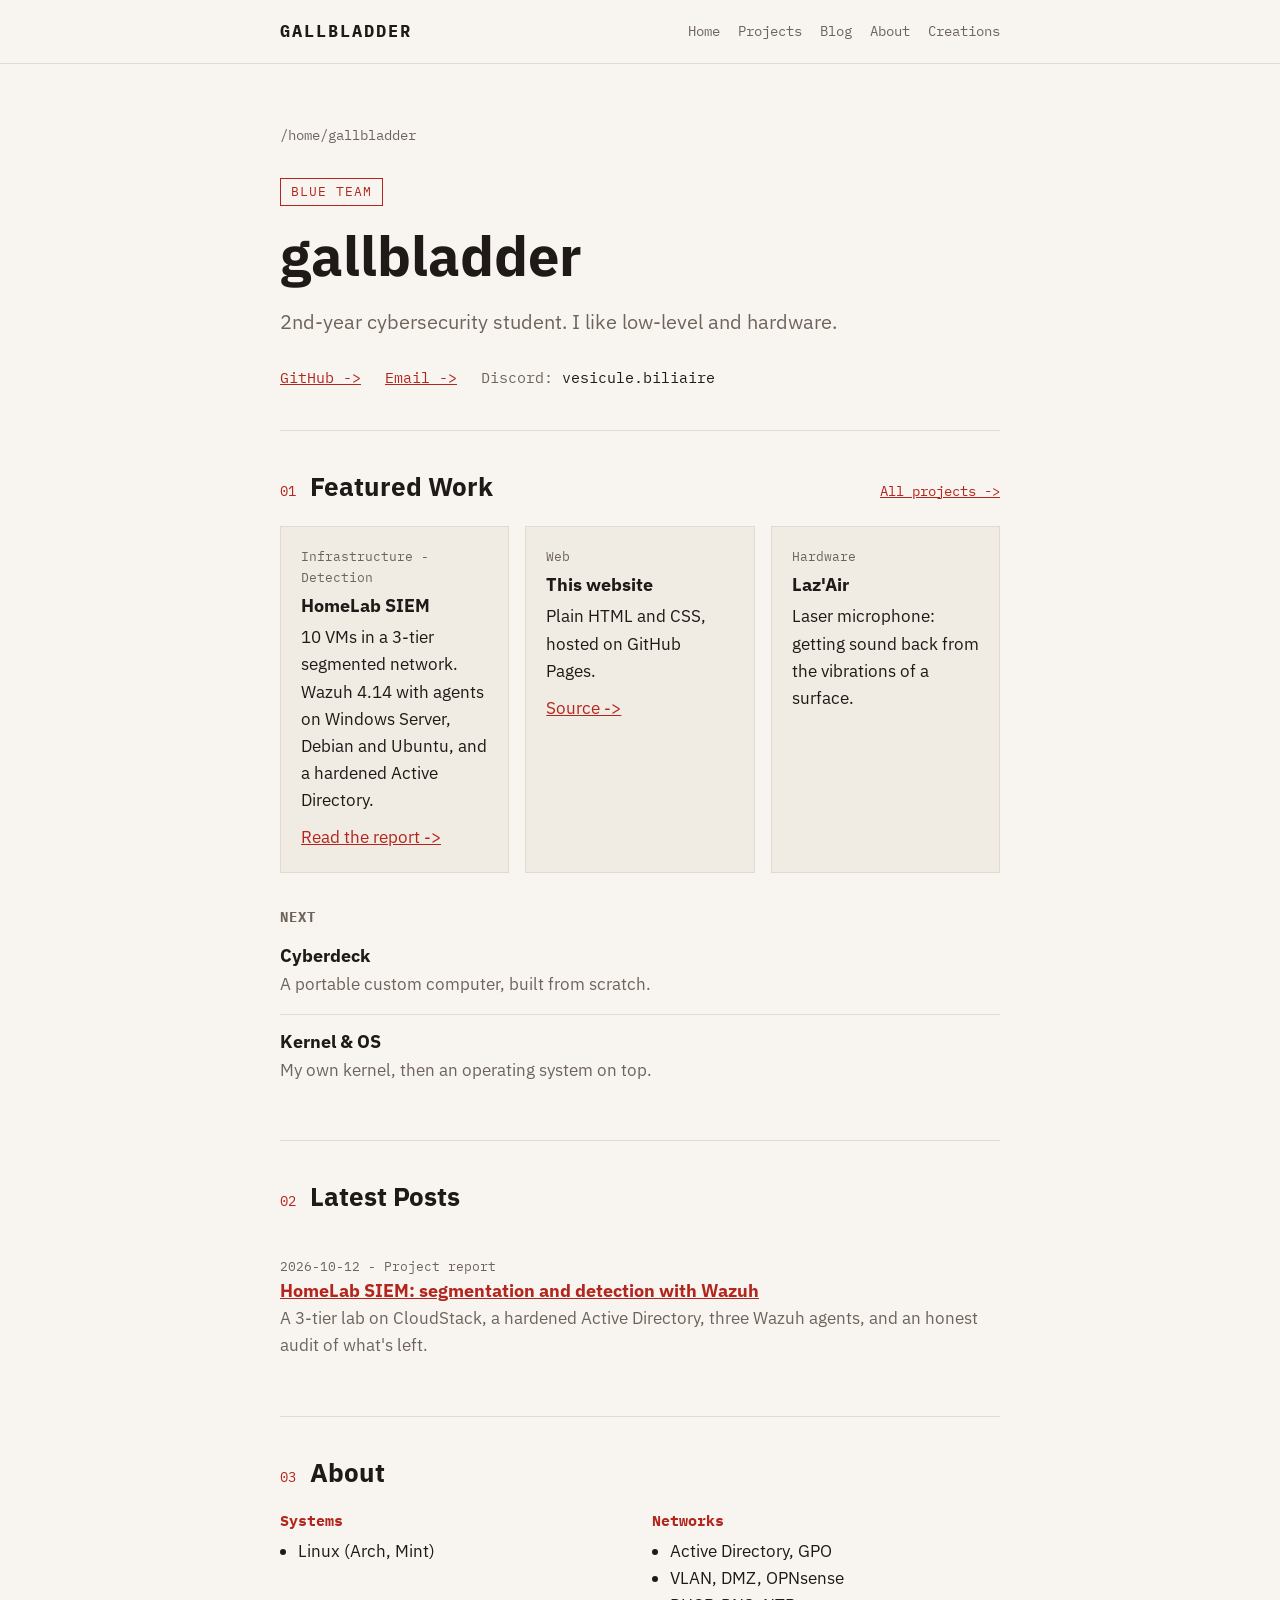
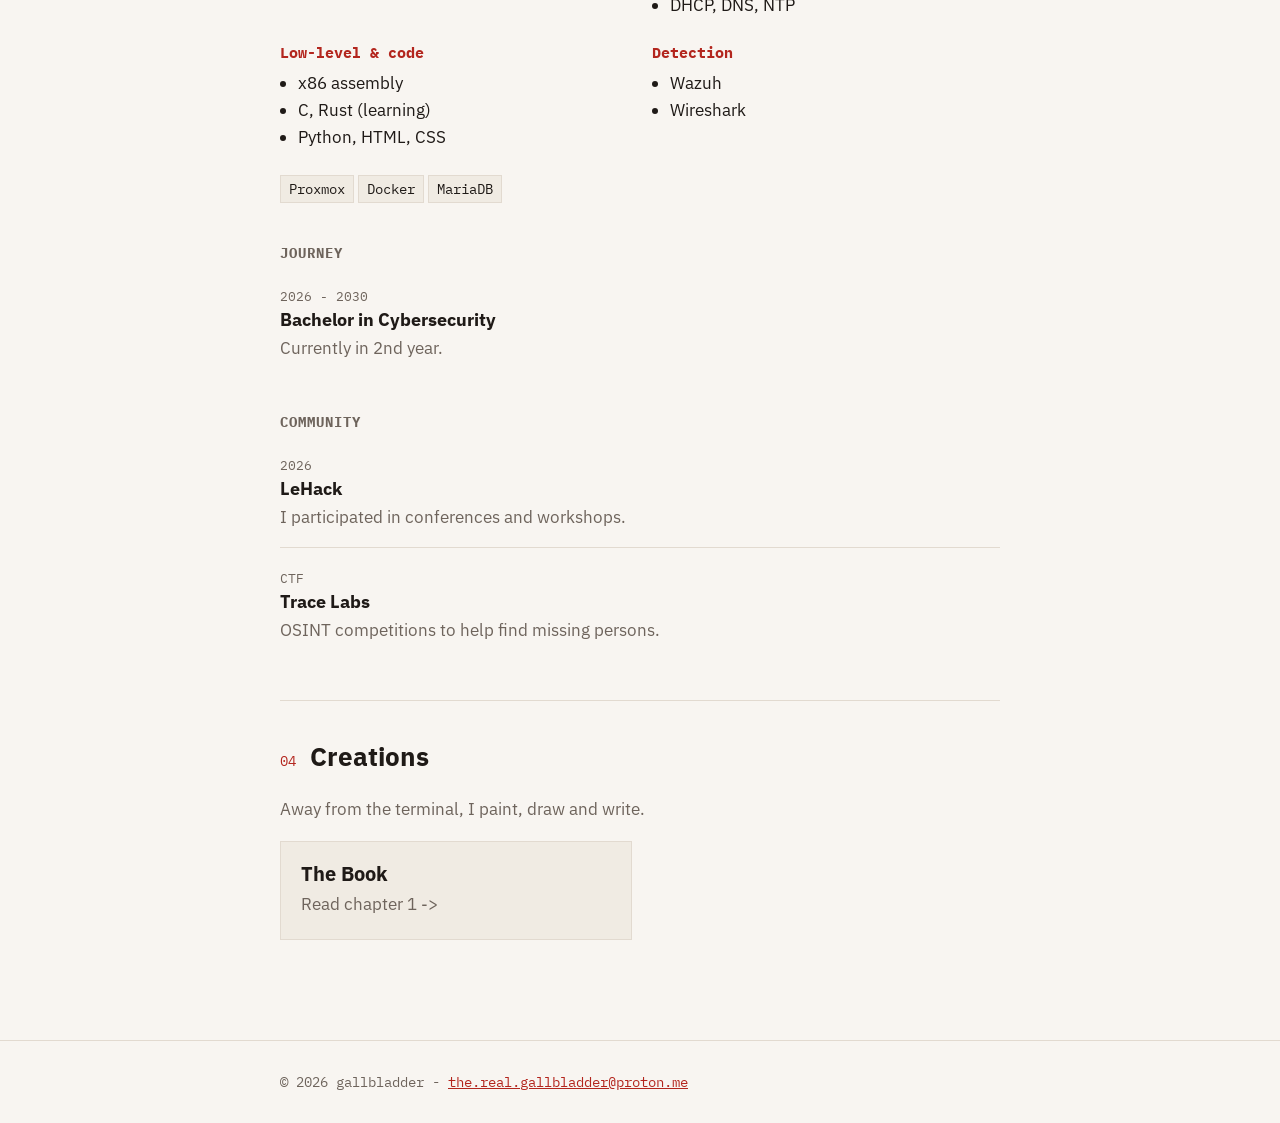
<file: index.html>
<!DOCTYPE html>
<html lang="en">
<head>
  <meta charset="UTF-8">
  <meta name="viewport" content="width=device-width, initial-scale=1.0">
  <title>gallbladder</title>
  <meta name="description" content="2nd-year cybersecurity student. Blue team, systems, hardware and IoT.">
  <link rel="icon" href="assets/favicon.png" type="image/png">

  <link rel="stylesheet" href="https://fonts.googleapis.com/css2?family=IBM+Plex+Mono:wght@400;700&family=IBM+Plex+Sans:wght@400;700&display=swap">

  <link rel="stylesheet" href="css/da.css">
  <link rel="stylesheet" href="css/home.css">
</head>
<body>

  <header class="site-header">
    <div class="container">
      <a class="logo" href="index.html">GALLBLADDER</a>
      <ul class="nav">
        <li><a href="index.html">Home</a></li>
        <li><a href="#projects">Projects</a></li>
        <li><a href="#posts">Blog</a></li>
        <li><a href="#about">About</a></li>
        <li><a href="#creations">Creations</a></li>
      </ul>
    </div>
  </header>

  <main class="container">

    <section class="hero">
      <p class="path">/home/gallbladder</p>
      <p class="tag">Blue Team</p>
      <h1>gallbladder</h1>
      <p class="intro">2nd-year cybersecurity student. I like low-level and hardware.</p>

      <ul class="hero-links">
        <li><a href="https://github.com/gallbladder-37">GitHub -></a></li>
        <li><a href="mailto:the.real.gallbladder@proton.me">Email -></a></li>
        <li><span>Discord:</span> vesicule.biliaire</li>
      </ul>
    </section>

    <section id="projects" class="section">
      <div class="section-title">
        <span class="num">01</span>
        <h2>Featured Work</h2>
        <a class="more" href="https://github.com/gallbladder-37">All projects -></a>
      </div>

      <div class="cards">
        <article class="card">
          <p class="small">Infrastructure - Detection</p>
          <h3>HomeLab SIEM</h3>
          <p>10 VMs in a 3-tier segmented network. Wazuh 4.14 with agents on Windows Server, Debian and Ubuntu, and a hardened Active Directory.</p>
          <a href="posts/homelab-siem.html">Read the report -></a>
        </article>
        <article class="card">
          <p class="small">Web</p>
          <h3>This website</h3>
          <p>Plain HTML and CSS, hosted on GitHub Pages.</p>
          <a href="https://github.com/gallbladder-37/gallbladder-37.github.io">Source -></a>
        </article>
        <article class="card">
          <p class="small">Hardware</p>
          <h3>Laz'Air</h3>
          <p>Laser microphone: getting sound back from the vibrations of a surface.</p>
        </article>
      </div>

      <h3 class="subtitle">Next</h3>
      <ul class="list">
        <li>
          <h3>Cyberdeck</h3>
          <p>A portable custom computer, built from scratch.</p>
        </li>
        <li>
          <h3>Kernel &amp; OS</h3>
          <p>My own kernel, then an operating system on top.</p>
        </li>
      </ul>
    </section>

    <section id="posts" class="section">
      <div class="section-title">
        <span class="num">02</span>
        <h2>Latest Posts</h2>
      </div>

      <ul class="list">
        <li>
          <span class="small">2026-10-12 - Project report</span>
          <h3><a href="posts/homelab-siem.html">HomeLab SIEM: segmentation and detection with Wazuh</a></h3>
          <p>A 3-tier lab on CloudStack, a hardened Active Directory, three Wazuh agents, and an honest audit of what's left.</p>
        </li>
      </ul>
    </section>

    <section id="about" class="section">
      <div class="section-title">
        <span class="num">03</span>
        <h2>About</h2>
      </div>

      <div class="skills">
        <div>
          <h3>Systems</h3>
          <ul>
            <li>Linux (Arch, Mint)</li>
          </ul>
        </div>
        <div>
          <h3>Networks</h3>
          <ul>
            <li>Active Directory, GPO</li>
            <li>VLAN, DMZ, OPNsense</li>
            <li>DHCP, DNS, NTP</li>
          </ul>
        </div>
        <div>
          <h3>Low-level &amp; code</h3>
          <ul>
            <li>x86 assembly</li>
            <li>C, Rust (learning)</li>
            <li>Python, HTML, CSS</li>
          </ul>
        </div>
        <div>
          <h3>Detection</h3>
          <ul>
            <li>Wazuh</li>
            <li>Wireshark</li>
          </ul>
        </div>
      </div>

      <div class="tools">
        <code>Proxmox</code><code>Docker</code><code>MariaDB</code>
      </div>

      <h3 class="subtitle">Journey</h3>
      <ul class="list">
        <li>
          <span class="small">2026 - 2030</span>
          <h3>Bachelor in Cybersecurity</h3>
          <p>Currently in 2nd year.</p>
        </li>
      </ul>

      <h3 class="subtitle">Community</h3>
      <ul class="list">
        <li>
          <span class="small">2026</span>
          <h3>LeHack</h3>
          <p>I participated in conferences and workshops.</p>
        </li>
        <li>
          <span class="small">CTF</span>
          <h3>Trace Labs</h3>
          <p>OSINT competitions to help find missing persons.</p>
        </li>
      </ul>
    </section>

    <section id="creations" class="section">
      <div class="section-title">
        <span class="num">04</span>
        <h2>Creations</h2>
      </div>

      <p class="note">Away from the terminal, I paint, draw and write.</p>

      <div class="boxes">
        <a class="box" href="book.html">
          <h3>The Book</h3>
          <p>Read chapter 1 -></p>
        </a>
      </div>
    </section>

  </main>

  <footer class="site-footer">
    <div class="container">
      © 2026 gallbladder - <a href="mailto:the.real.gallbladder@proton.me">the.real.gallbladder@proton.me</a>
    </div>
  </footer>

</body>
</html>
</file>
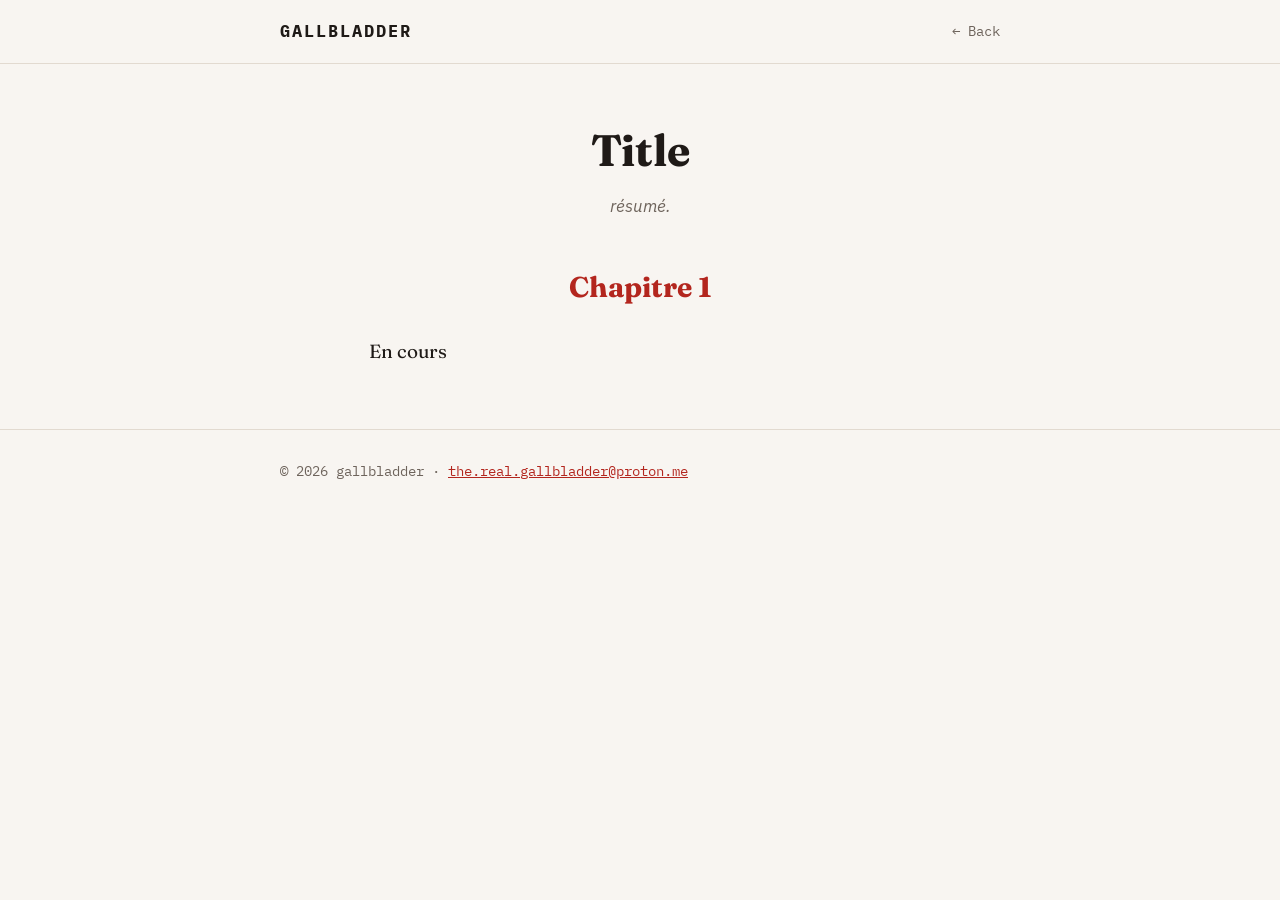
<file: book.html>
<!DOCTYPE html>
<html lang="en">
<head>
  <meta charset="UTF-8">
  <meta name="viewport" content="width=device-width, initial-scale=1.0">
  <title>The Book - gallbladder</title>
  <link rel="icon" href="assets/favicon.png" type="image/png">

  <link rel="stylesheet" href="https://fonts.googleapis.com/css2?family=Fraunces:wght@400;600&family=IBM+Plex+Mono:wght@400;700&family=IBM+Plex+Sans:wght@400;700&display=swap">

  <link rel="stylesheet" href="css/da.css">
  <link rel="stylesheet" href="css/book.css">
</head>
<body>

  <header class="site-header">
    <div class="container">
      <a class="logo" href="index.html">GALLBLADDER</a>
      <ul class="nav">
        <li><a href="index.html#creations">← Back</a></li>
      </ul>
    </div>
  </header>

  <main class="container book">

    <h1>Title</h1>
    <p class="book-intro">résumé.</p>

    <article class="chapter" lang="fr">
      <h2>Chapitre 1</h2>
      <p>En cours</p>
    </article>

  </main>

  <footer class="site-footer">
    <div class="container">© 2026 gallbladder · <a href="mailto:the.real.gallbladder@proton.me">the.real.gallbladder@proton.me</a></div>
  </footer>

</body>
</html>
</file>
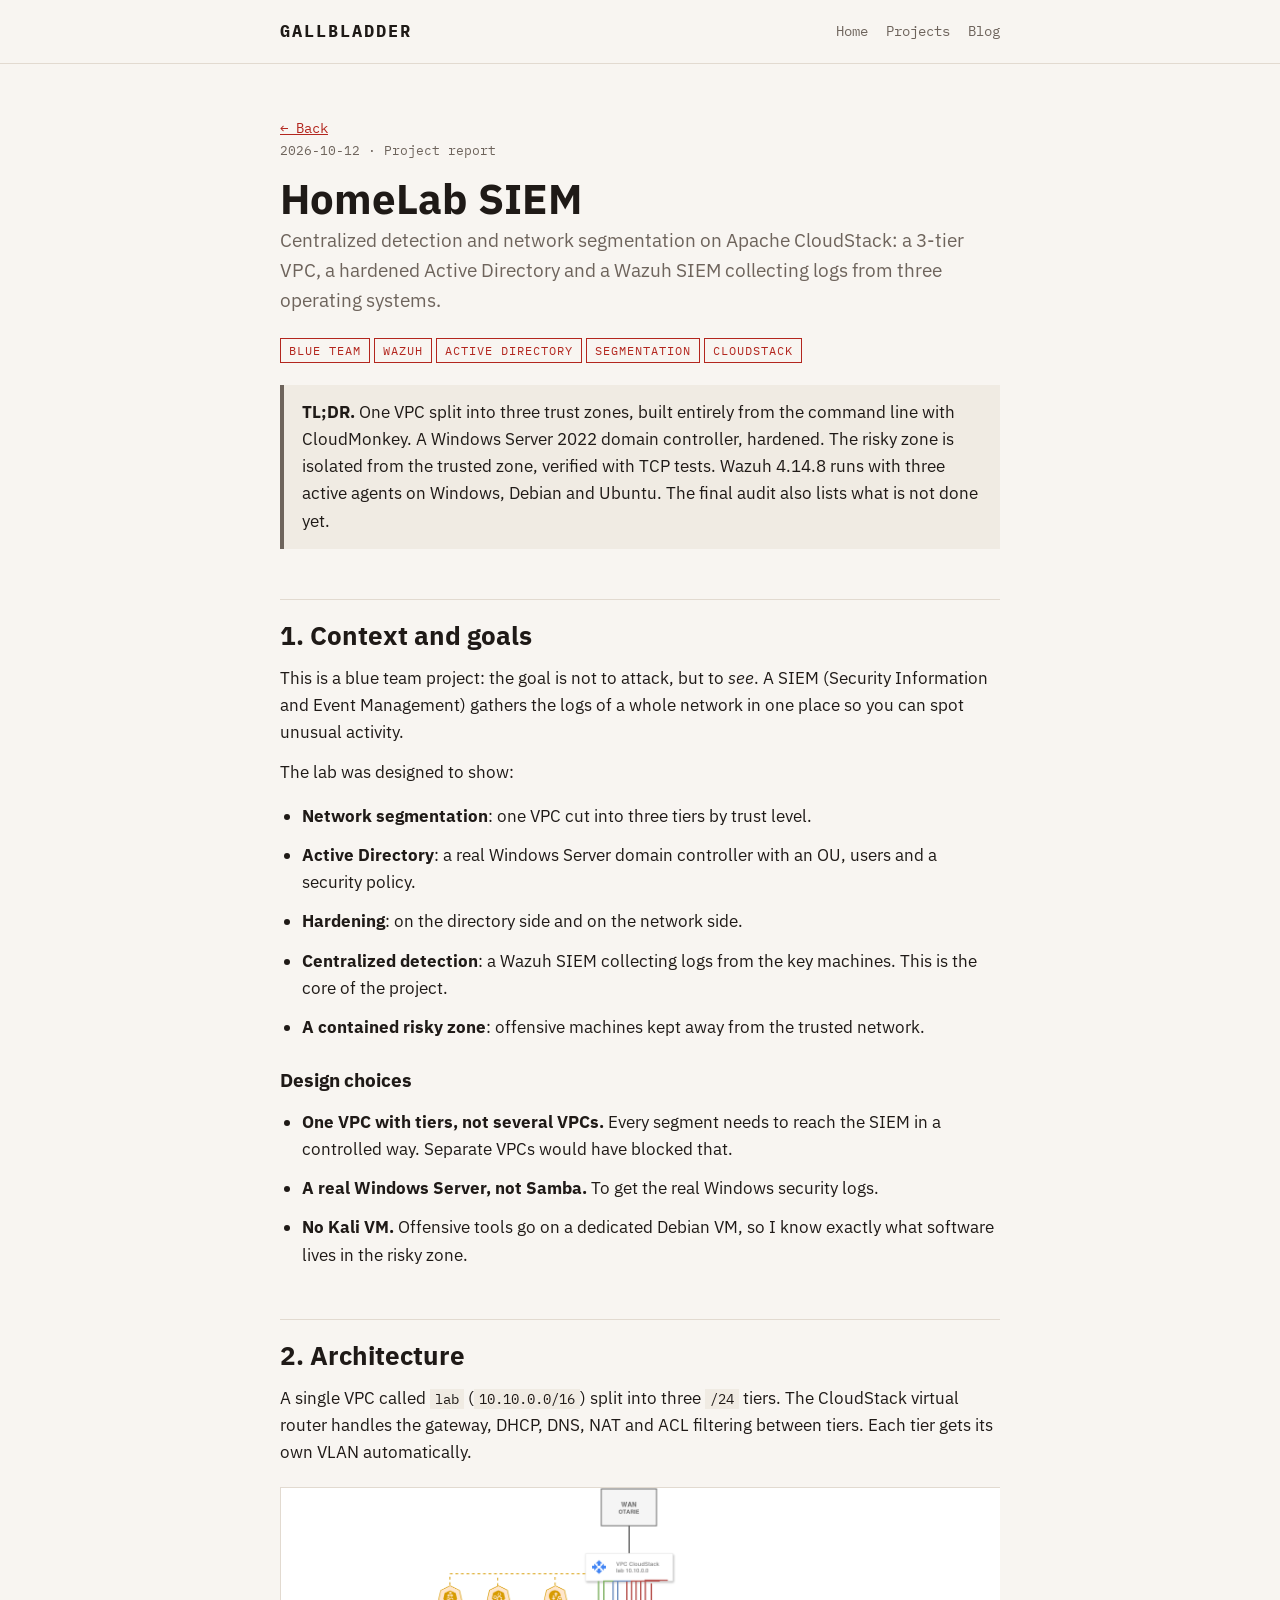
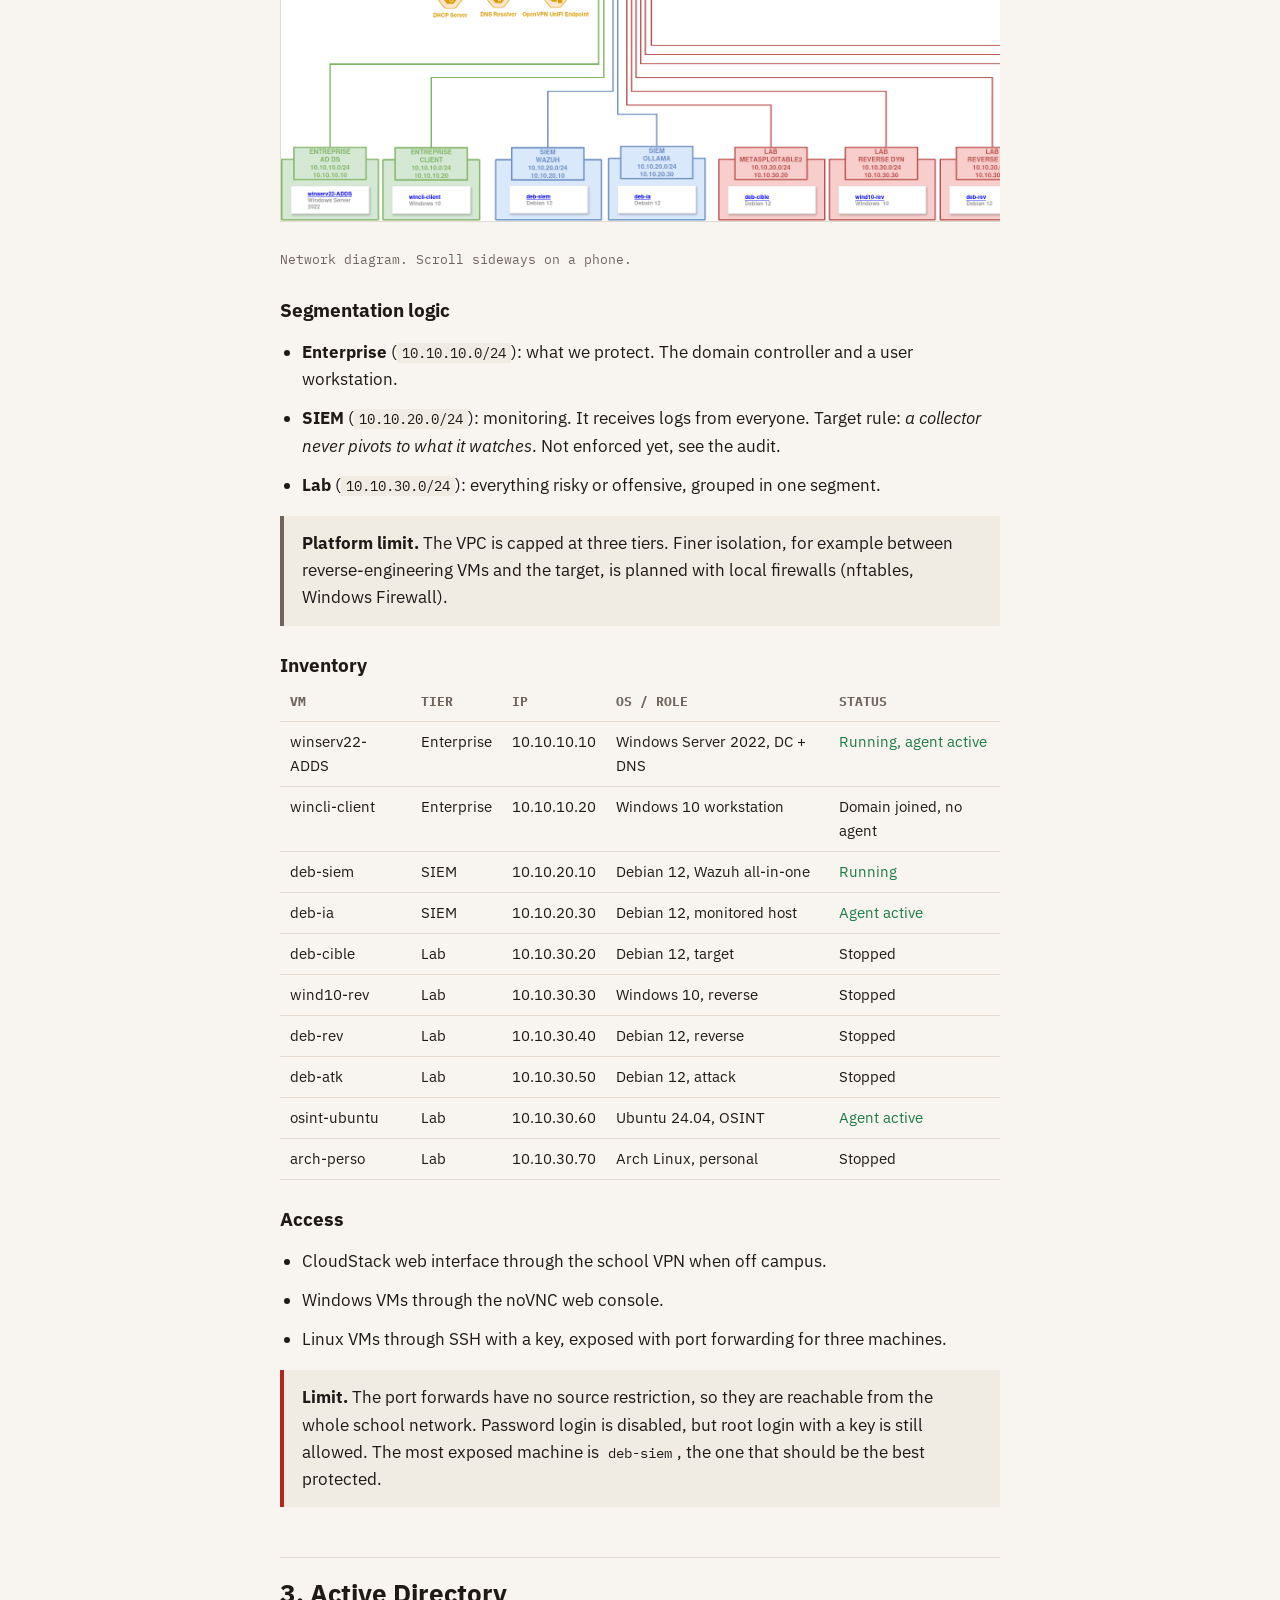
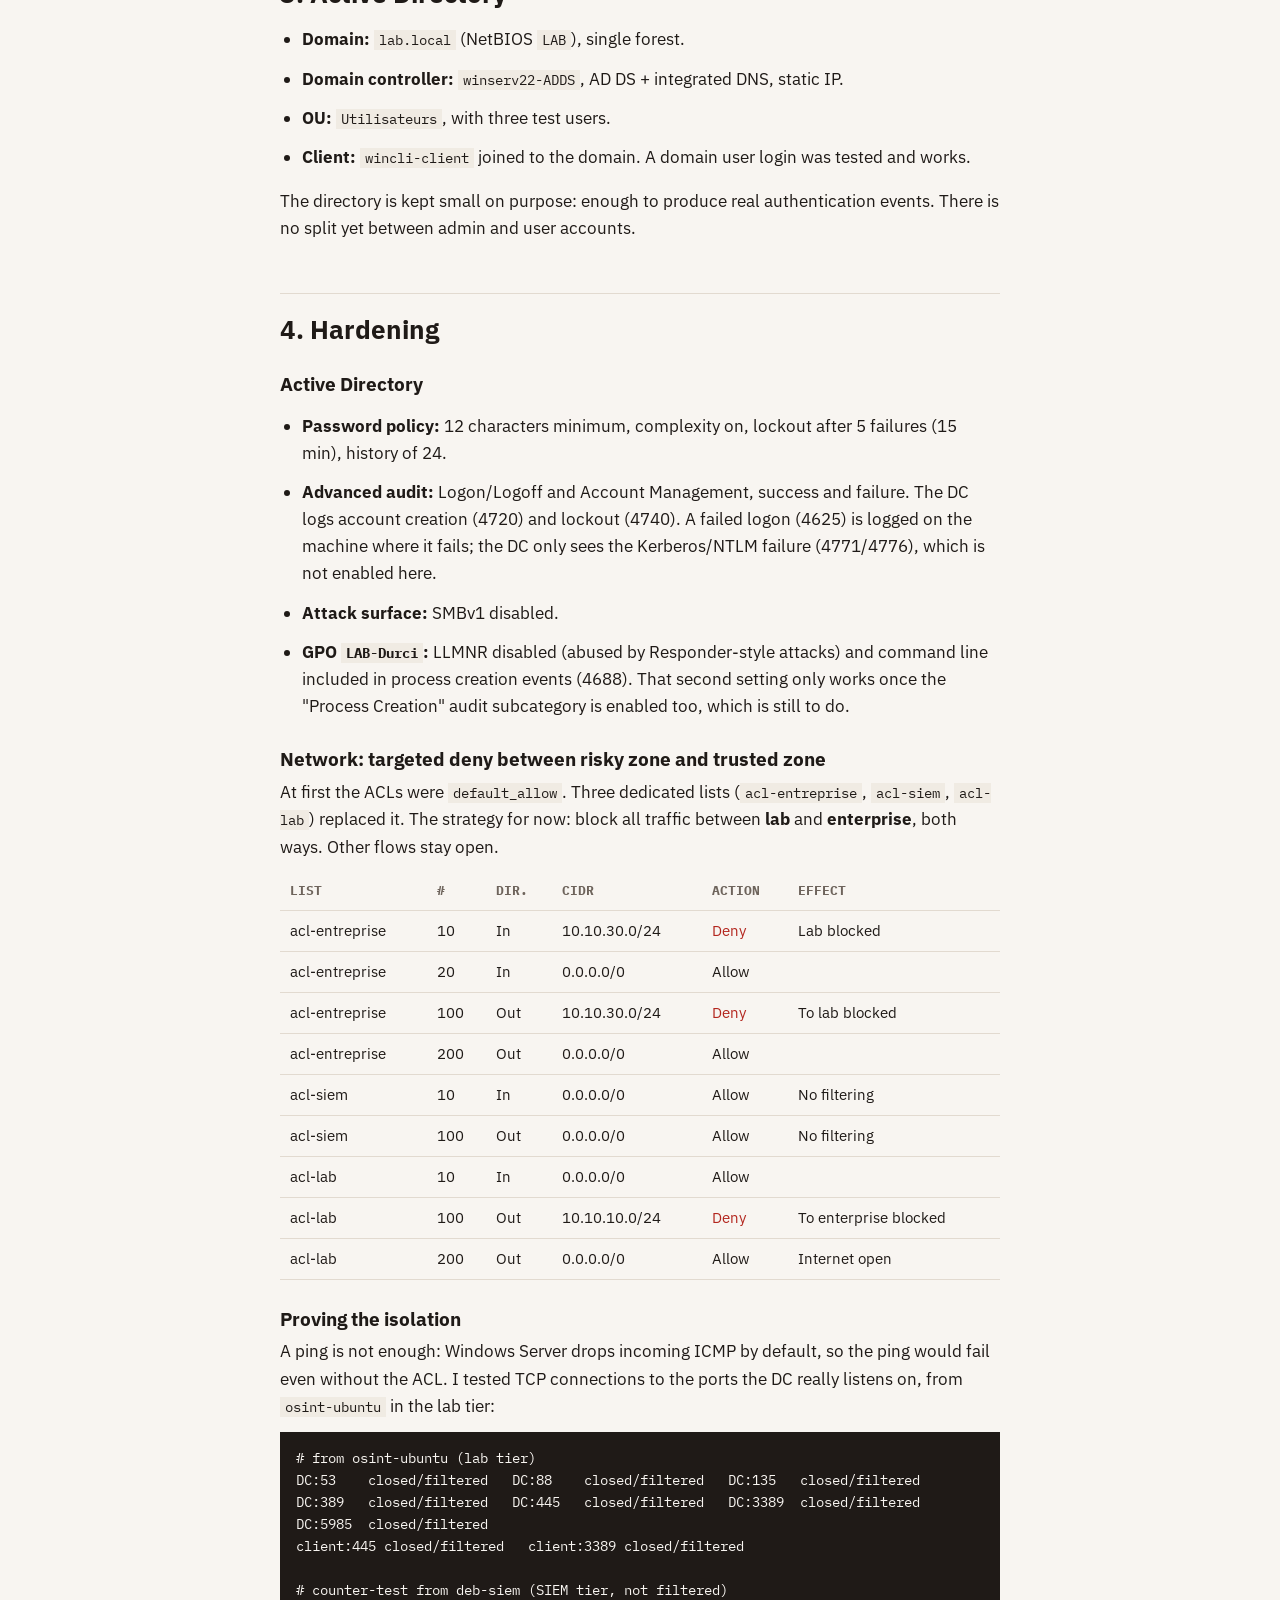
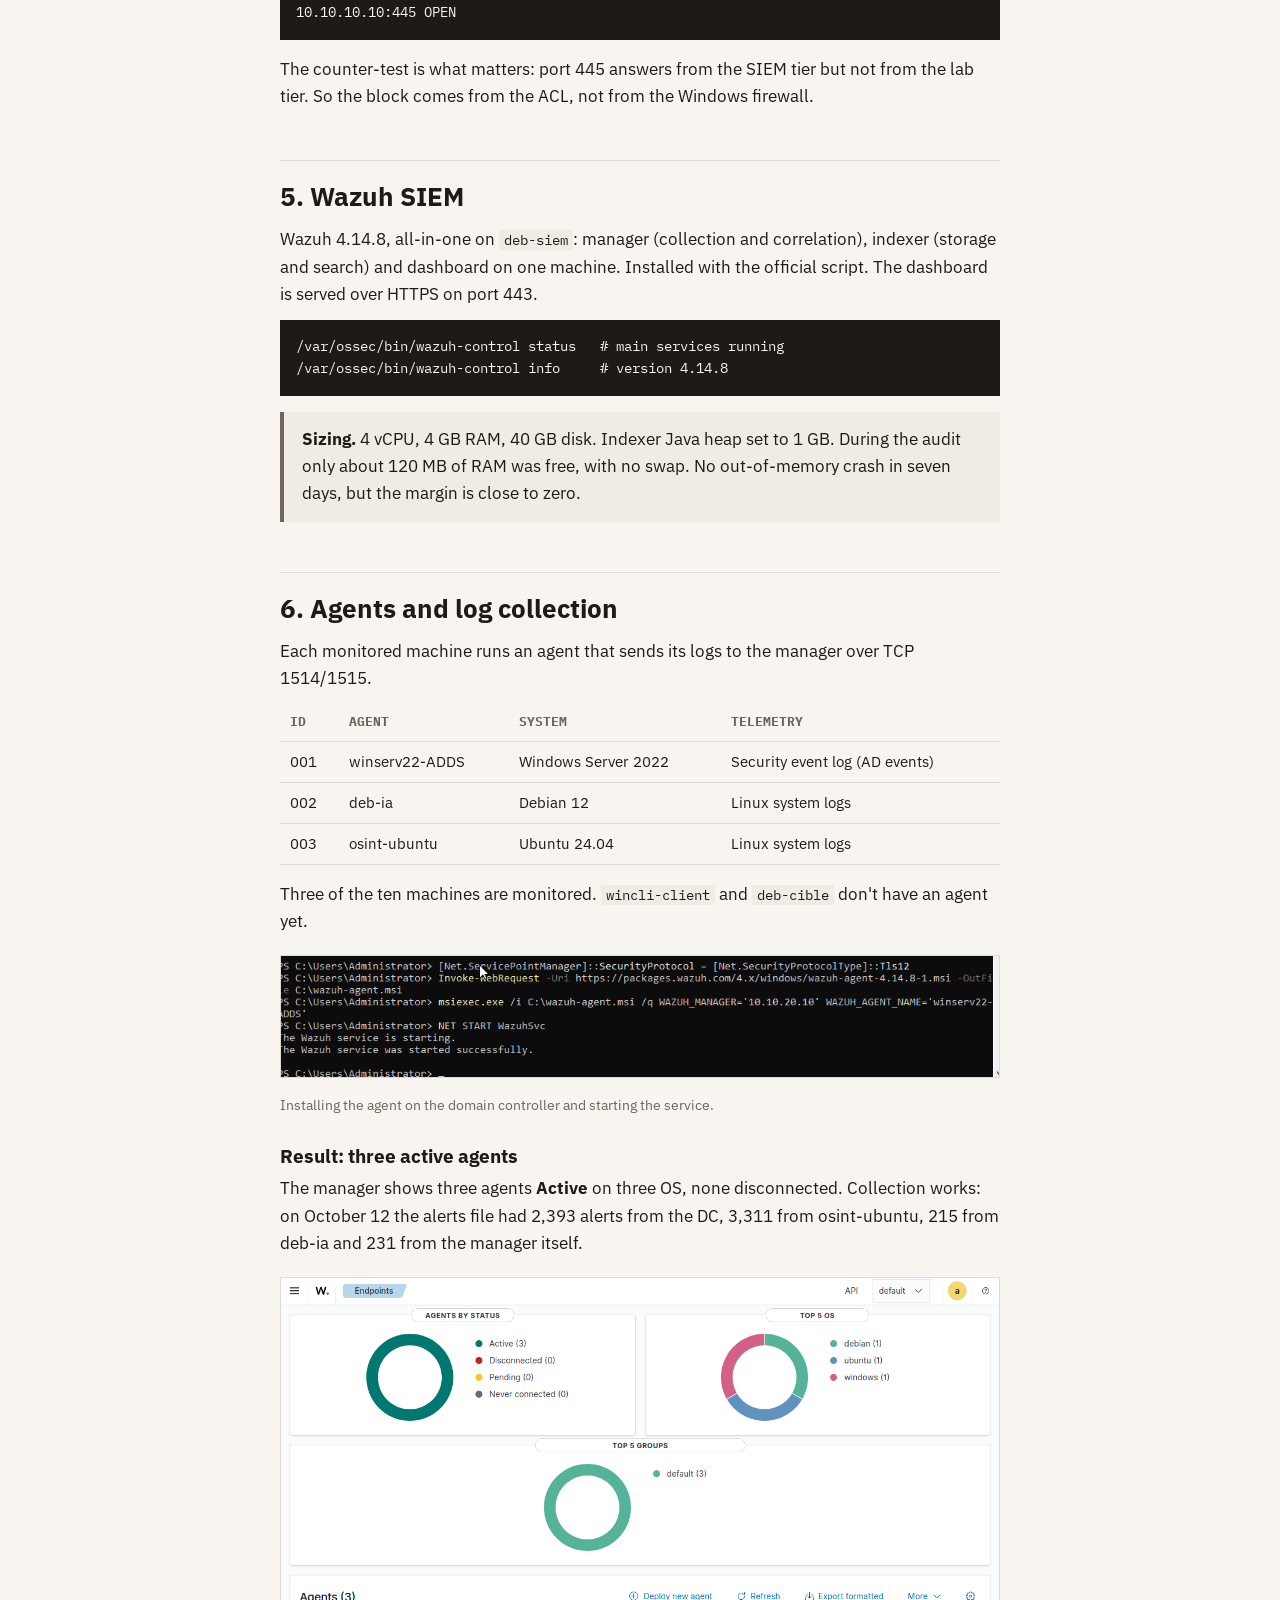
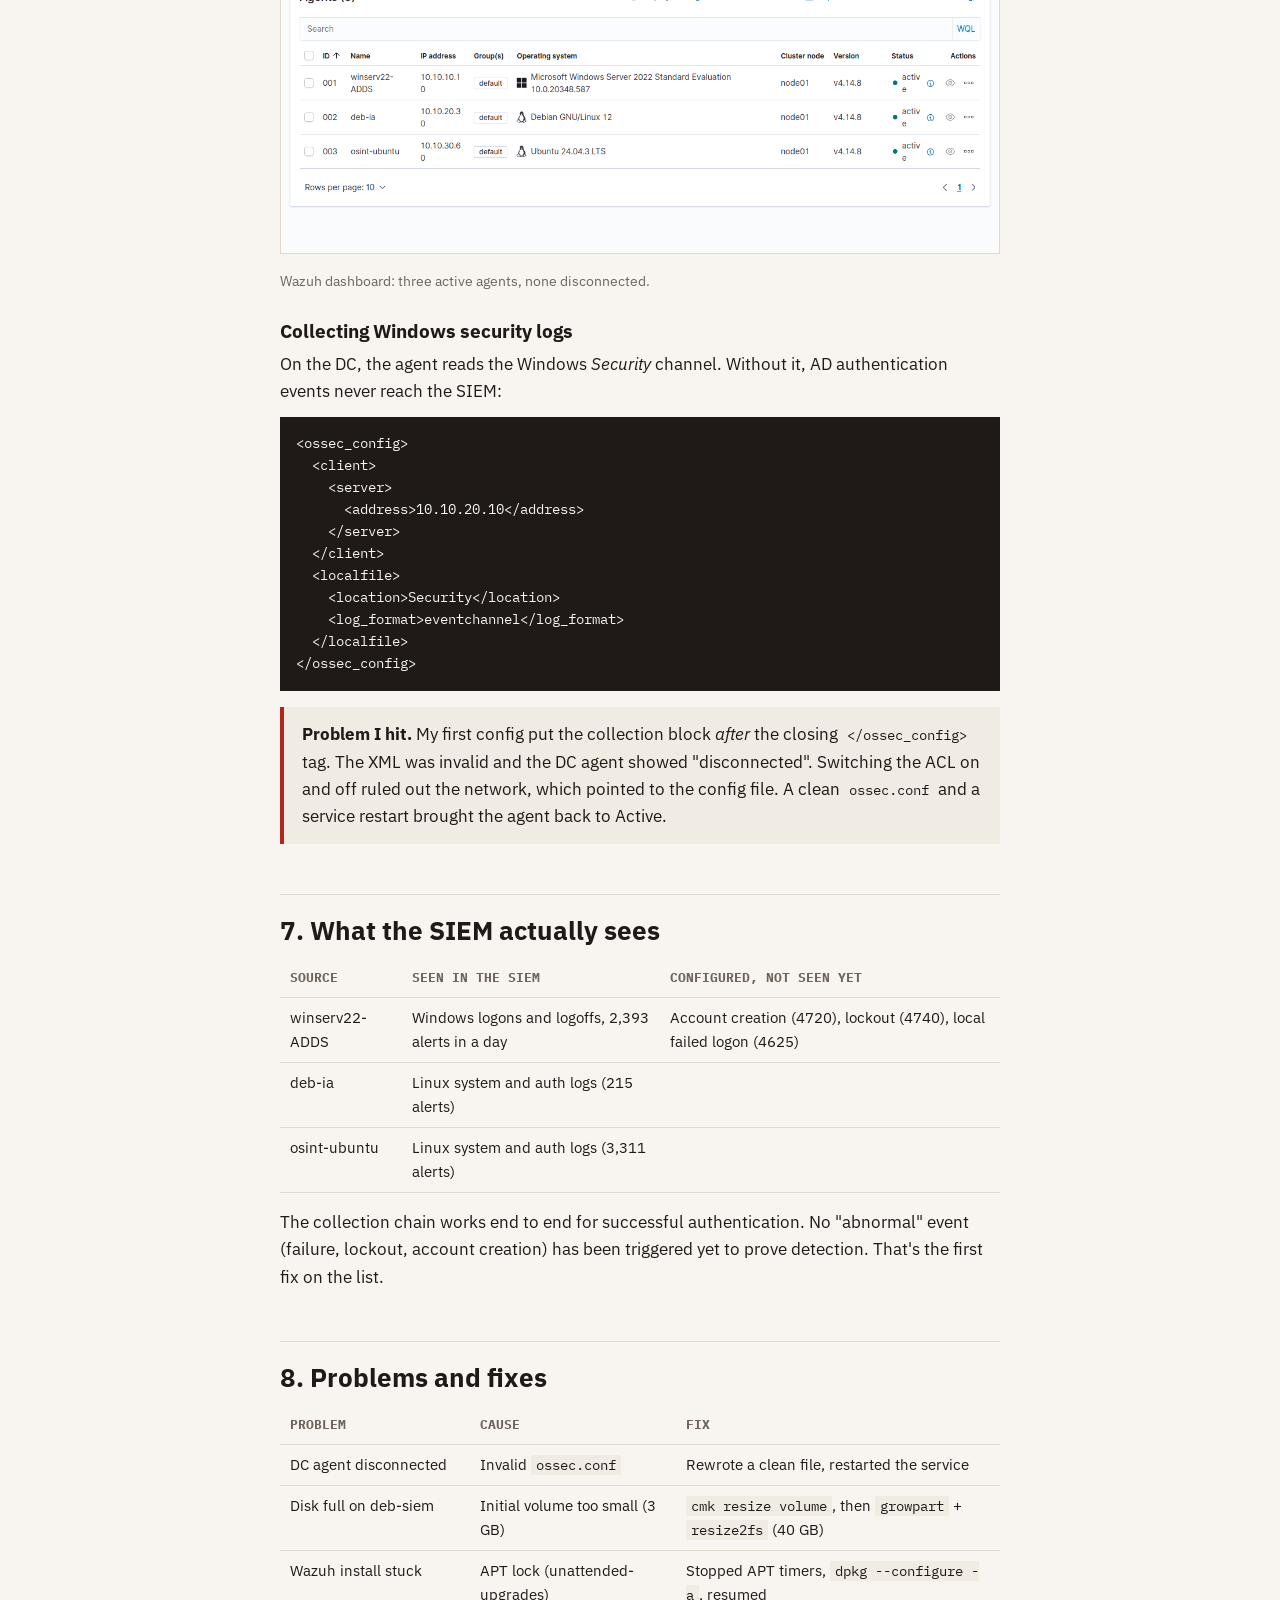
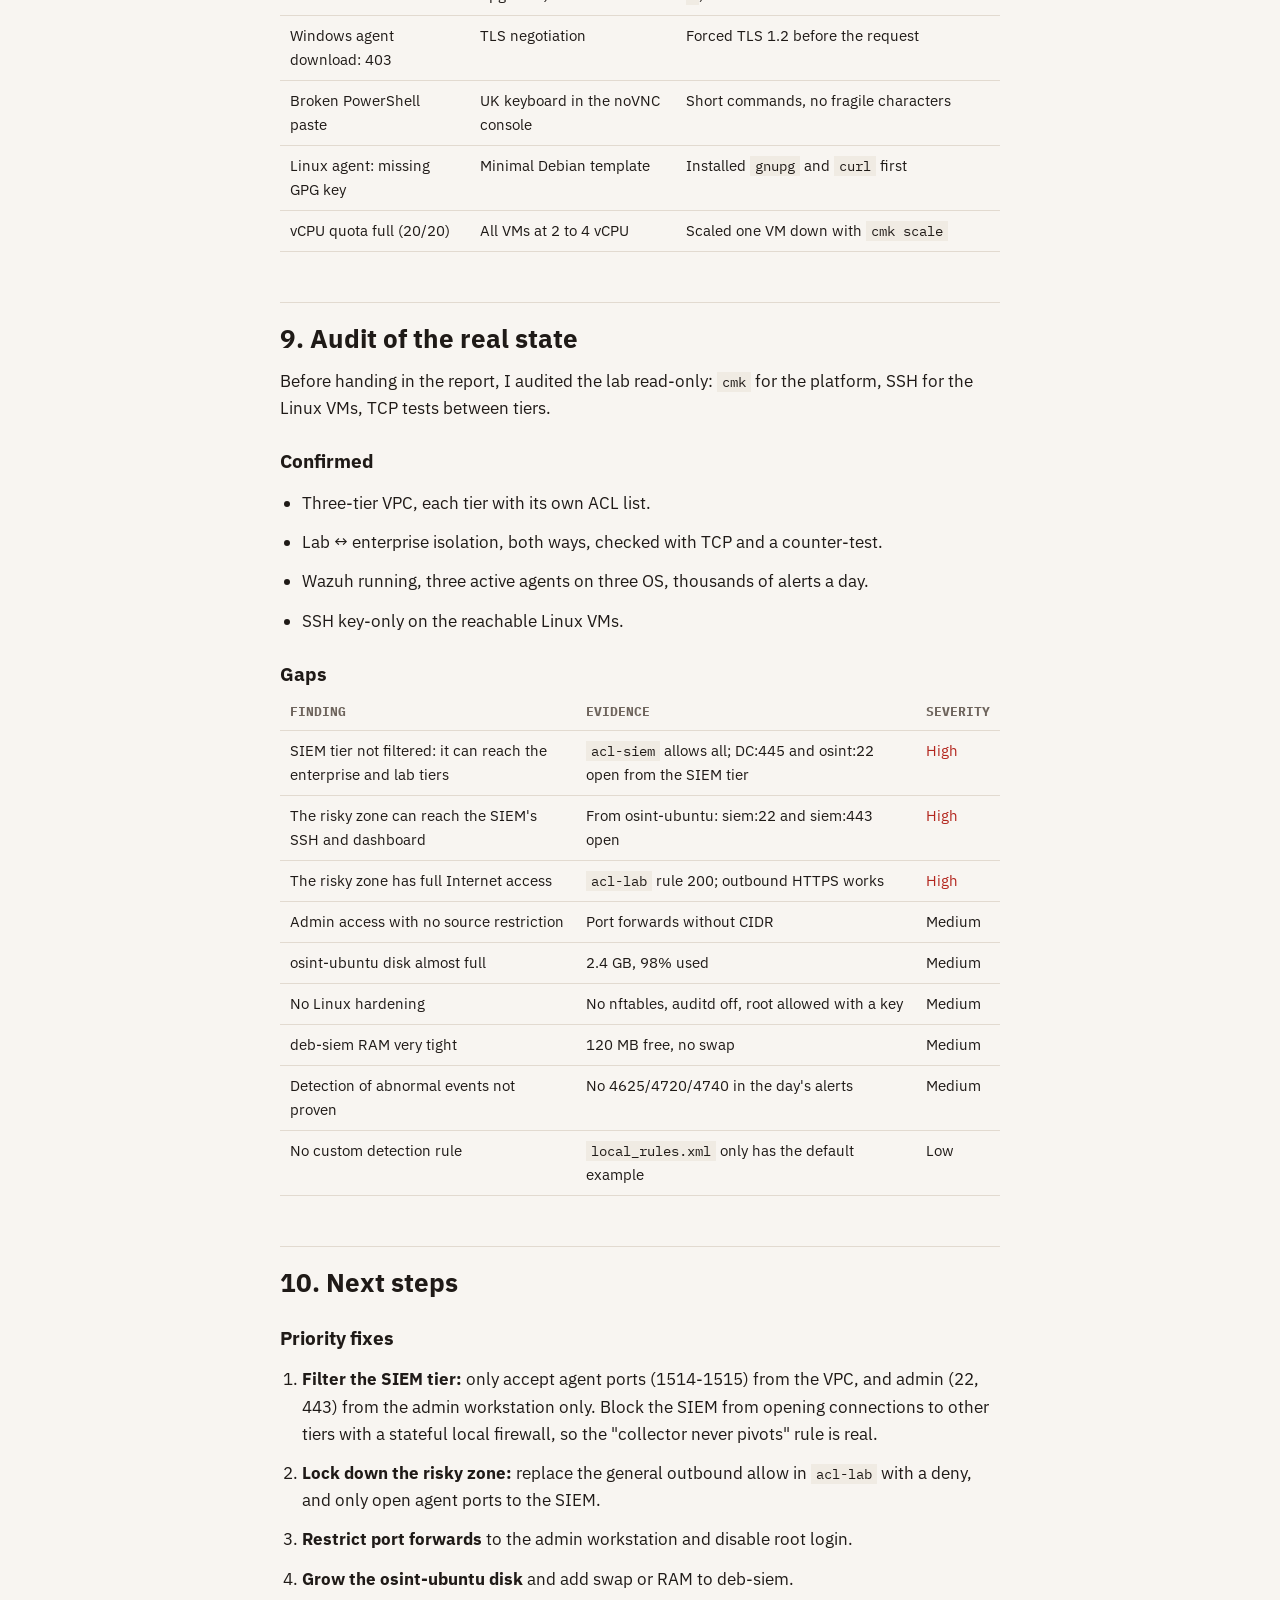
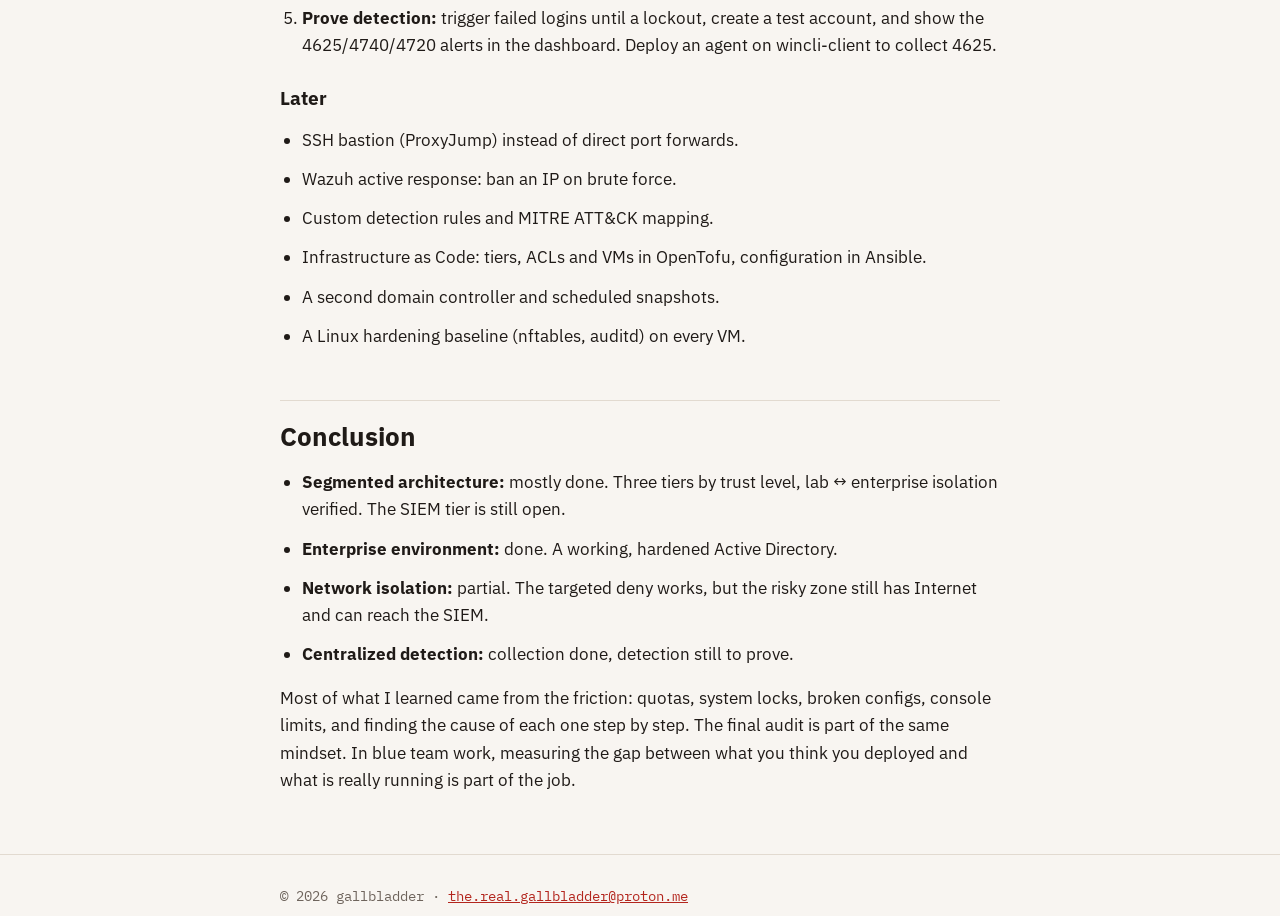
<file: posts/homelab-siem.html>
<!DOCTYPE html>
<html lang="en">
<head>
  <meta charset="UTF-8">
  <meta name="viewport" content="width=device-width, initial-scale=1.0">
  <title>HomeLab SIEM - gallbladder</title>
  <meta name="description" content="Building a segmented lab with Active Directory and a Wazuh SIEM on Apache CloudStack.">
  <link rel="icon" href="../assets/favicon.png" type="image/png">

  <link rel="stylesheet" href="https://fonts.googleapis.com/css2?family=IBM+Plex+Mono:wght@400;700&family=IBM+Plex+Sans:wght@400;700&display=swap">

  <link rel="stylesheet" href="../css/da.css">
  <link rel="stylesheet" href="../css/post.css">
</head>
<body>

  <header class="site-header">
    <div class="container">
      <a class="logo" href="../index.html">GALLBLADDER</a>
      <ul class="nav">
        <li><a href="../index.html">Home</a></li>
        <li><a href="../index.html#projects">Projects</a></li>
        <li><a href="../index.html#posts">Blog</a></li>
      </ul>
    </div>
  </header>

  <main class="container post">

    <a class="back" href="../index.html#posts">← Back</a>

    <p class="post-meta">2026-10-12 · Project report</p>
    <h1>HomeLab SIEM</h1>
    <p class="post-intro">Centralized detection and network segmentation on Apache CloudStack: a 3-tier VPC, a hardened Active Directory and a Wazuh SIEM collecting logs from three operating systems.</p>

    <div class="tags">
      <span>Blue team</span><span>Wazuh</span><span>Active Directory</span><span>Segmentation</span><span>CloudStack</span>
    </div>

    <div class="box-info">
      <p><strong>TL;DR.</strong> One VPC split into three trust zones, built entirely from the command line with CloudMonkey. A Windows Server 2022 domain controller, hardened. The risky zone is isolated from the trusted zone, verified with TCP tests. Wazuh 4.14.8 runs with three active agents on Windows, Debian and Ubuntu. The final audit also lists what is not done yet.</p>
    </div>

    <h2>1. Context and goals</h2>
    <p>This is a blue team project: the goal is not to attack, but to <em>see</em>. A SIEM (Security Information and Event Management) gathers the logs of a whole network in one place so you can spot unusual activity.</p>
    <p>The lab was designed to show:</p>
    <ul>
      <li><strong>Network segmentation</strong>: one VPC cut into three tiers by trust level.</li>
      <li><strong>Active Directory</strong>: a real Windows Server domain controller with an OU, users and a security policy.</li>
      <li><strong>Hardening</strong>: on the directory side and on the network side.</li>
      <li><strong>Centralized detection</strong>: a Wazuh SIEM collecting logs from the key machines. This is the core of the project.</li>
      <li><strong>A contained risky zone</strong>: offensive machines kept away from the trusted network.</li>
    </ul>

    <h3>Design choices</h3>
    <ul>
      <li><strong>One VPC with tiers, not several VPCs.</strong> Every segment needs to reach the SIEM in a controlled way. Separate VPCs would have blocked that.</li>
      <li><strong>A real Windows Server, not Samba.</strong> To get the real Windows security logs.</li>
      <li><strong>No Kali VM.</strong> Offensive tools go on a dedicated Debian VM, so I know exactly what software lives in the risky zone.</li>
    </ul>

    <h2>2. Architecture</h2>
    <p>A single VPC called <code>lab</code> (<code>10.10.0.0/16</code>) split into three <code>/24</code> tiers. The CloudStack virtual router handles the gateway, DHCP, DNS, NAT and ACL filtering between tiers. Each tier gets its own VLAN automatically.</p>

    <figure class="wide">
      <img src="../assets/siem/network-diagram.png" alt="Network diagram: a CloudStack VPC with three tiers, enterprise in green, SIEM in blue, lab in red">
    </figure>
    <p class="post-meta">Network diagram. Scroll sideways on a phone.</p>

    <h3>Segmentation logic</h3>
    <ul>
      <li><strong>Enterprise</strong> (<code>10.10.10.0/24</code>): what we protect. The domain controller and a user workstation.</li>
      <li><strong>SIEM</strong> (<code>10.10.20.0/24</code>): monitoring. It receives logs from everyone. Target rule: <em>a collector never pivots to what it watches</em>. Not enforced yet, see the audit.</li>
      <li><strong>Lab</strong> (<code>10.10.30.0/24</code>): everything risky or offensive, grouped in one segment.</li>
    </ul>

    <div class="box-info">
      <p><strong>Platform limit.</strong> The VPC is capped at three tiers. Finer isolation, for example between reverse-engineering VMs and the target, is planned with local firewalls (nftables, Windows Firewall).</p>
    </div>

    <h3>Inventory</h3>
    <div class="table-wrap">
      <table>
        <tr><th>VM</th><th>Tier</th><th>IP</th><th>OS / role</th><th>Status</th></tr>
        <tr><td>winserv22-ADDS</td><td>Enterprise</td><td>10.10.10.10</td><td>Windows Server 2022, DC + DNS</td><td class="ok">Running, agent active</td></tr>
        <tr><td>wincli-client</td><td>Enterprise</td><td>10.10.10.20</td><td>Windows 10 workstation</td><td>Domain joined, no agent</td></tr>
        <tr><td>deb-siem</td><td>SIEM</td><td>10.10.20.10</td><td>Debian 12, Wazuh all-in-one</td><td class="ok">Running</td></tr>
        <tr><td>deb-ia</td><td>SIEM</td><td>10.10.20.30</td><td>Debian 12, monitored host</td><td class="ok">Agent active</td></tr>
        <tr><td>deb-cible</td><td>Lab</td><td>10.10.30.20</td><td>Debian 12, target</td><td>Stopped</td></tr>
        <tr><td>wind10-rev</td><td>Lab</td><td>10.10.30.30</td><td>Windows 10, reverse</td><td>Stopped</td></tr>
        <tr><td>deb-rev</td><td>Lab</td><td>10.10.30.40</td><td>Debian 12, reverse</td><td>Stopped</td></tr>
        <tr><td>deb-atk</td><td>Lab</td><td>10.10.30.50</td><td>Debian 12, attack</td><td>Stopped</td></tr>
        <tr><td>osint-ubuntu</td><td>Lab</td><td>10.10.30.60</td><td>Ubuntu 24.04, OSINT</td><td class="ok">Agent active</td></tr>
        <tr><td>arch-perso</td><td>Lab</td><td>10.10.30.70</td><td>Arch Linux, personal</td><td>Stopped</td></tr>
      </table>
    </div>

    <h3>Access</h3>
    <ul>
      <li>CloudStack web interface through the school VPN when off campus.</li>
      <li>Windows VMs through the noVNC web console.</li>
      <li>Linux VMs through SSH with a key, exposed with port forwarding for three machines.</li>
    </ul>

    <div class="box-warn">
      <p><strong>Limit.</strong> The port forwards have no source restriction, so they are reachable from the whole school network. Password login is disabled, but root login with a key is still allowed. The most exposed machine is <code>deb-siem</code>, the one that should be the best protected.</p>
    </div>

    <h2>3. Active Directory</h2>
    <ul>
      <li><strong>Domain:</strong> <code>lab.local</code> (NetBIOS <code>LAB</code>), single forest.</li>
      <li><strong>Domain controller:</strong> <code>winserv22-ADDS</code>, AD DS + integrated DNS, static IP.</li>
      <li><strong>OU:</strong> <code>Utilisateurs</code>, with three test users.</li>
      <li><strong>Client:</strong> <code>wincli-client</code> joined to the domain. A domain user login was tested and works.</li>
    </ul>
    <p>The directory is kept small on purpose: enough to produce real authentication events. There is no split yet between admin and user accounts.</p>

    <h2>4. Hardening</h2>

    <h3>Active Directory</h3>
    <ul>
      <li><strong>Password policy:</strong> 12 characters minimum, complexity on, lockout after 5 failures (15 min), history of 24.</li>
      <li><strong>Advanced audit:</strong> Logon/Logoff and Account Management, success and failure. The DC logs account creation (4720) and lockout (4740). A failed logon (4625) is logged on the machine where it fails; the DC only sees the Kerberos/NTLM failure (4771/4776), which is not enabled here.</li>
      <li><strong>Attack surface:</strong> SMBv1 disabled.</li>
      <li><strong>GPO <code>LAB-Durci</code>:</strong> LLMNR disabled (abused by Responder-style attacks) and command line included in process creation events (4688). That second setting only works once the "Process Creation" audit subcategory is enabled too, which is still to do.</li>
    </ul>

    <h3>Network: targeted deny between risky zone and trusted zone</h3>
    <p>At first the ACLs were <code>default_allow</code>. Three dedicated lists (<code>acl-entreprise</code>, <code>acl-siem</code>, <code>acl-lab</code>) replaced it. The strategy for now: block all traffic between <strong>lab</strong> and <strong>enterprise</strong>, both ways. Other flows stay open.</p>

    <div class="table-wrap">
      <table>
        <tr><th>List</th><th>#</th><th>Dir.</th><th>CIDR</th><th>Action</th><th>Effect</th></tr>
        <tr><td>acl-entreprise</td><td>10</td><td>In</td><td>10.10.30.0/24</td><td class="bad">Deny</td><td>Lab blocked</td></tr>
        <tr><td>acl-entreprise</td><td>20</td><td>In</td><td>0.0.0.0/0</td><td>Allow</td><td></td></tr>
        <tr><td>acl-entreprise</td><td>100</td><td>Out</td><td>10.10.30.0/24</td><td class="bad">Deny</td><td>To lab blocked</td></tr>
        <tr><td>acl-entreprise</td><td>200</td><td>Out</td><td>0.0.0.0/0</td><td>Allow</td><td></td></tr>
        <tr><td>acl-siem</td><td>10</td><td>In</td><td>0.0.0.0/0</td><td>Allow</td><td>No filtering</td></tr>
        <tr><td>acl-siem</td><td>100</td><td>Out</td><td>0.0.0.0/0</td><td>Allow</td><td>No filtering</td></tr>
        <tr><td>acl-lab</td><td>10</td><td>In</td><td>0.0.0.0/0</td><td>Allow</td><td></td></tr>
        <tr><td>acl-lab</td><td>100</td><td>Out</td><td>10.10.10.0/24</td><td class="bad">Deny</td><td>To enterprise blocked</td></tr>
        <tr><td>acl-lab</td><td>200</td><td>Out</td><td>0.0.0.0/0</td><td>Allow</td><td>Internet open</td></tr>
      </table>
    </div>

    <h3>Proving the isolation</h3>
    <p>A ping is not enough: Windows Server drops incoming ICMP by default, so the ping would fail even without the ACL. I tested TCP connections to the ports the DC really listens on, from <code>osint-ubuntu</code> in the lab tier:</p>
<pre><code># from osint-ubuntu (lab tier)
DC:53    closed/filtered   DC:88    closed/filtered   DC:135   closed/filtered
DC:389   closed/filtered   DC:445   closed/filtered   DC:3389  closed/filtered
DC:5985  closed/filtered
client:445 closed/filtered   client:3389 closed/filtered

# counter-test from deb-siem (SIEM tier, not filtered)
10.10.10.10:445 OPEN</code></pre>
    <p>The counter-test is what matters: port 445 answers from the SIEM tier but not from the lab tier. So the block comes from the ACL, not from the Windows firewall.</p>

    <h2>5. Wazuh SIEM</h2>
    <p>Wazuh 4.14.8, all-in-one on <code>deb-siem</code>: manager (collection and correlation), indexer (storage and search) and dashboard on one machine. Installed with the official script. The dashboard is served over HTTPS on port 443.</p>
<pre><code>/var/ossec/bin/wazuh-control status   # main services running
/var/ossec/bin/wazuh-control info     # version 4.14.8</code></pre>

    <div class="box-info">
      <p><strong>Sizing.</strong> 4 vCPU, 4 GB RAM, 40 GB disk. Indexer Java heap set to 1 GB. During the audit only about 120 MB of RAM was free, with no swap. No out-of-memory crash in seven days, but the margin is close to zero.</p>
    </div>

    <h2>6. Agents and log collection</h2>
    <p>Each monitored machine runs an agent that sends its logs to the manager over TCP 1514/1515.</p>

    <div class="table-wrap">
      <table>
        <tr><th>ID</th><th>Agent</th><th>System</th><th>Telemetry</th></tr>
        <tr><td>001</td><td>winserv22-ADDS</td><td>Windows Server 2022</td><td>Security event log (AD events)</td></tr>
        <tr><td>002</td><td>deb-ia</td><td>Debian 12</td><td>Linux system logs</td></tr>
        <tr><td>003</td><td>osint-ubuntu</td><td>Ubuntu 24.04</td><td>Linux system logs</td></tr>
      </table>
    </div>
    <p>Three of the ten machines are monitored. <code>wincli-client</code> and <code>deb-cible</code> don't have an agent yet.</p>

    <figure>
      <img src="../assets/siem/agent-install.png" alt="PowerShell: forcing TLS 1.2, downloading the Wazuh agent, installing it with the manager address and starting the service">
      <figcaption>Installing the agent on the domain controller and starting the service.</figcaption>
    </figure>

    <h3>Result: three active agents</h3>
    <p>The manager shows three agents <strong>Active</strong> on three OS, none disconnected. Collection works: on October 12 the alerts file had 2,393 alerts from the DC, 3,311 from osint-ubuntu, 215 from deb-ia and 231 from the manager itself.</p>

    <figure>
      <img src="../assets/siem/agents-active.png" alt="Wazuh dashboard: 3 active agents, 0 disconnected, on Windows, Debian and Ubuntu">
      <figcaption>Wazuh dashboard: three active agents, none disconnected.</figcaption>
    </figure>

    <h3>Collecting Windows security logs</h3>
    <p>On the DC, the agent reads the Windows <em>Security</em> channel. Without it, AD authentication events never reach the SIEM:</p>
<pre><code>&lt;ossec_config&gt;
  &lt;client&gt;
    &lt;server&gt;
      &lt;address&gt;10.10.20.10&lt;/address&gt;
    &lt;/server&gt;
  &lt;/client&gt;
  &lt;localfile&gt;
    &lt;location&gt;Security&lt;/location&gt;
    &lt;log_format&gt;eventchannel&lt;/log_format&gt;
  &lt;/localfile&gt;
&lt;/ossec_config&gt;</code></pre>

    <div class="box-warn">
      <p><strong>Problem I hit.</strong> My first config put the collection block <em>after</em> the closing <code>&lt;/ossec_config&gt;</code> tag. The XML was invalid and the DC agent showed "disconnected". Switching the ACL on and off ruled out the network, which pointed to the config file. A clean <code>ossec.conf</code> and a service restart brought the agent back to Active.</p>
    </div>

    <h2>7. What the SIEM actually sees</h2>
    <div class="table-wrap">
      <table>
        <tr><th>Source</th><th>Seen in the SIEM</th><th>Configured, not seen yet</th></tr>
        <tr><td>winserv22-ADDS</td><td>Windows logons and logoffs, 2,393 alerts in a day</td><td>Account creation (4720), lockout (4740), local failed logon (4625)</td></tr>
        <tr><td>deb-ia</td><td>Linux system and auth logs (215 alerts)</td><td></td></tr>
        <tr><td>osint-ubuntu</td><td>Linux system and auth logs (3,311 alerts)</td><td></td></tr>
      </table>
    </div>
    <p>The collection chain works end to end for successful authentication. No "abnormal" event (failure, lockout, account creation) has been triggered yet to prove detection. That's the first fix on the list.</p>

    <h2>8. Problems and fixes</h2>
    <div class="table-wrap">
      <table>
        <tr><th>Problem</th><th>Cause</th><th>Fix</th></tr>
        <tr><td>DC agent disconnected</td><td>Invalid <code>ossec.conf</code></td><td>Rewrote a clean file, restarted the service</td></tr>
        <tr><td>Disk full on deb-siem</td><td>Initial volume too small (3 GB)</td><td><code>cmk resize volume</code>, then <code>growpart</code> + <code>resize2fs</code> (40 GB)</td></tr>
        <tr><td>Wazuh install stuck</td><td>APT lock (unattended-upgrades)</td><td>Stopped APT timers, <code>dpkg --configure -a</code>, resumed</td></tr>
        <tr><td>Windows agent download: 403</td><td>TLS negotiation</td><td>Forced TLS 1.2 before the request</td></tr>
        <tr><td>Broken PowerShell paste</td><td>UK keyboard in the noVNC console</td><td>Short commands, no fragile characters</td></tr>
        <tr><td>Linux agent: missing GPG key</td><td>Minimal Debian template</td><td>Installed <code>gnupg</code> and <code>curl</code> first</td></tr>
        <tr><td>vCPU quota full (20/20)</td><td>All VMs at 2 to 4 vCPU</td><td>Scaled one VM down with <code>cmk scale</code></td></tr>
      </table>
    </div>

    <h2>9. Audit of the real state</h2>
    <p>Before handing in the report, I audited the lab read-only: <code>cmk</code> for the platform, SSH for the Linux VMs, TCP tests between tiers.</p>

    <h3>Confirmed</h3>
    <ul>
      <li>Three-tier VPC, each tier with its own ACL list.</li>
      <li>Lab ↔ enterprise isolation, both ways, checked with TCP and a counter-test.</li>
      <li>Wazuh running, three active agents on three OS, thousands of alerts a day.</li>
      <li>SSH key-only on the reachable Linux VMs.</li>
    </ul>

    <h3>Gaps</h3>
    <div class="table-wrap">
      <table>
        <tr><th>Finding</th><th>Evidence</th><th>Severity</th></tr>
        <tr><td>SIEM tier not filtered: it can reach the enterprise and lab tiers</td><td><code>acl-siem</code> allows all; DC:445 and osint:22 open from the SIEM tier</td><td class="bad">High</td></tr>
        <tr><td>The risky zone can reach the SIEM's SSH and dashboard</td><td>From osint-ubuntu: siem:22 and siem:443 open</td><td class="bad">High</td></tr>
        <tr><td>The risky zone has full Internet access</td><td><code>acl-lab</code> rule 200; outbound HTTPS works</td><td class="bad">High</td></tr>
        <tr><td>Admin access with no source restriction</td><td>Port forwards without CIDR</td><td>Medium</td></tr>
        <tr><td>osint-ubuntu disk almost full</td><td>2.4 GB, 98% used</td><td>Medium</td></tr>
        <tr><td>No Linux hardening</td><td>No nftables, auditd off, root allowed with a key</td><td>Medium</td></tr>
        <tr><td>deb-siem RAM very tight</td><td>120 MB free, no swap</td><td>Medium</td></tr>
        <tr><td>Detection of abnormal events not proven</td><td>No 4625/4720/4740 in the day's alerts</td><td>Medium</td></tr>
        <tr><td>No custom detection rule</td><td><code>local_rules.xml</code> only has the default example</td><td>Low</td></tr>
      </table>
    </div>

    <h2>10. Next steps</h2>
    <h3>Priority fixes</h3>
    <ol>
      <li><strong>Filter the SIEM tier:</strong> only accept agent ports (1514-1515) from the VPC, and admin (22, 443) from the admin workstation only. Block the SIEM from opening connections to other tiers with a stateful local firewall, so the "collector never pivots" rule is real.</li>
      <li><strong>Lock down the risky zone:</strong> replace the general outbound allow in <code>acl-lab</code> with a deny, and only open agent ports to the SIEM.</li>
      <li><strong>Restrict port forwards</strong> to the admin workstation and disable root login.</li>
      <li><strong>Grow the osint-ubuntu disk</strong> and add swap or RAM to deb-siem.</li>
      <li><strong>Prove detection:</strong> trigger failed logins until a lockout, create a test account, and show the 4625/4740/4720 alerts in the dashboard. Deploy an agent on wincli-client to collect 4625.</li>
    </ol>

    <h3>Later</h3>
    <ul>
      <li>SSH bastion (ProxyJump) instead of direct port forwards.</li>
      <li>Wazuh active response: ban an IP on brute force.</li>
      <li>Custom detection rules and MITRE ATT&amp;CK mapping.</li>
      <li>Infrastructure as Code: tiers, ACLs and VMs in OpenTofu, configuration in Ansible.</li>
      <li>A second domain controller and scheduled snapshots.</li>
      <li>A Linux hardening baseline (nftables, auditd) on every VM.</li>
    </ul>

    <h2>Conclusion</h2>
    <ul>
      <li><strong>Segmented architecture:</strong> mostly done. Three tiers by trust level, lab ↔ enterprise isolation verified. The SIEM tier is still open.</li>
      <li><strong>Enterprise environment:</strong> done. A working, hardened Active Directory.</li>
      <li><strong>Network isolation:</strong> partial. The targeted deny works, but the risky zone still has Internet and can reach the SIEM.</li>
      <li><strong>Centralized detection:</strong> collection done, detection still to prove.</li>
    </ul>
    <p>Most of what I learned came from the friction: quotas, system locks, broken configs, console limits, and finding the cause of each one step by step. The final audit is part of the same mindset. In blue team work, measuring the gap between what you think you deployed and what is really running is part of the job.</p>

  </main>

  <footer class="site-footer">
    <div class="container">
      © 2026 gallbladder · <a href="mailto:the.real.gallbladder@proton.me">the.real.gallbladder@proton.me</a>
    </div>
  </footer>

</body>
</html>
</file>
<file: css/da.css>
:root {
  --bg: #F8F5F1;
  --bg-card: #F0EBE3;
  --text: #1F1A17;
  --text-light: #6E645C;
  --red: #B3261E;
  --red-dark: #7E1A15;
  --border: #E2DAD0;

  --mono: "IBM Plex Mono", monospace;
  --sans: "IBM Plex Sans", Arial, sans-serif;
}

* {
  box-sizing: border-box;
}

body {
  margin: 0;
  background-color: var(--bg);
  color: var(--text);
  font-family: var(--sans);
  font-size: 17px;
  line-height: 1.6;
}

h1, h2, h3 {
  margin: 0;
  line-height: 1.2;
}

a {
  color: var(--red);
}

a:hover {
  color: var(--red-dark);
}

img {
  max-width: 100%;
}

.container {
  max-width: 760px;
  margin: 0 auto;
  padding: 0 20px;
}

.site-header {
  border-bottom: 1px solid var(--border);
}

.site-header .container {
  display: flex;
  justify-content: space-between;
  align-items: center;
  flex-wrap: wrap;
  gap: 10px;
  padding-top: 18px;
  padding-bottom: 18px;
}

.logo {
  font-family: var(--mono);
  font-weight: bold;
  letter-spacing: 2px;
  color: var(--text);
  text-decoration: none;
}

.nav {
  display: flex;
  flex-wrap: wrap;
  gap: 18px;
  margin: 0;
  padding: 0;
  list-style: none;
  font-family: var(--mono);
  font-size: 14px;
}

.nav a {
  color: var(--text-light);
  text-decoration: none;
}

.nav a:hover {
  color: var(--red);
}

.site-footer {
  margin-top: 60px;
  padding: 30px 0;
  border-top: 1px solid var(--border);
  font-family: var(--mono);
  font-size: 14px;
  color: var(--text-light);
}
</file>
<file: css/home.css>
.hero {
  padding: 60px 0 40px;
}

.path {
  font-family: var(--mono);
  font-size: 14px;
  color: var(--text-light);
  margin: 0 0 30px;
}

.tag {
  display: inline-block;
  font-family: var(--mono);
  font-size: 13px;
  text-transform: uppercase;
  letter-spacing: 1px;
  color: var(--red);
  border: 1px solid var(--red);
  padding: 3px 10px;
  margin: 0 0 16px;
}

.hero h1 {
  font-size: 56px;
}

.intro {
  font-size: 20px;
  color: var(--text-light);
  margin: 16px 0 0;
}

.hero-links {
  display: flex;
  flex-wrap: wrap;
  gap: 24px;
  margin: 28px 0 0;
  padding: 0;
  list-style: none;
  font-family: var(--mono);
  font-size: 15px;
}

.hero-links span {
  color: var(--text-light);
}

.section {
  padding: 40px 0;
  border-top: 1px solid var(--border);
}

.section-title {
  display: flex;
  align-items: baseline;
  gap: 14px;
  margin-bottom: 24px;
}

.section-title .num {
  font-family: var(--mono);
  font-size: 14px;
  color: var(--red);
}

.section-title h2 {
  font-size: 26px;
}

.section-title .more {
  margin-left: auto;
  font-family: var(--mono);
  font-size: 14px;
}

.cards {
  display: grid;
  grid-template-columns: 1fr 1fr 1fr;
  gap: 16px;
}

.card {
  padding: 20px;
  background: var(--bg-card);
  border: 1px solid var(--border);
}

.card:hover {
  border-color: var(--red);
}

.card h3 {
  font-size: 18px;
  margin: 6px 0 8px;
}

.card p {
  margin: 0 0 10px;
}

.card p.small {
  margin: 0;
}

.subtitle {
  margin: 36px 0 4px;
  font-family: var(--mono);
  font-size: 14px;
  text-transform: uppercase;
  letter-spacing: 1px;
  color: var(--text-light);
}

.list {
  margin: 0;
  padding: 0;
  list-style: none;
}

.list li {
  padding: 16px 0;
  border-bottom: 1px solid var(--border);
}

.list li:last-child {
  border-bottom: none;
}

.list h3 {
  font-size: 18px;
}

.list p {
  margin: 4px 0 0;
  color: var(--text-light);
}

.small {
  font-family: var(--mono);
  font-size: 13px;
  color: var(--text-light);
}

.skills {
  display: grid;
  grid-template-columns: 1fr 1fr;
  gap: 24px;
}

.skills h3 {
  font-family: var(--mono);
  font-size: 15px;
  color: var(--red);
}

.skills ul {
  margin: 8px 0 0;
  padding-left: 18px;
}

.tools {
  margin-top: 24px;
}

.tools code {
  display: inline-block;
  font-family: var(--mono);
  font-size: 14px;
  background: var(--bg-card);
  border: 1px solid var(--border);
  padding: 2px 8px;
  margin: 0 4px 6px 0;
}

.note {
  margin-top: 16px;
  color: var(--text-light);
}

.boxes {
  display: grid;
  grid-template-columns: 1fr 1fr;
  gap: 16px;
}

.box {
  display: block;
  padding: 20px;
  background: var(--bg-card);
  border: 1px solid var(--border);
  color: var(--text);
  text-decoration: none;
}

a.box:hover {
  border-color: var(--red);
  color: var(--text);
}

.box p {
  margin: 6px 0 0;
  color: var(--text-light);
}

@media (max-width: 600px) {
  .hero h1 {
    font-size: 40px;
  }

  .cards,
  .skills,
  .boxes {
    grid-template-columns: 1fr;
  }
}
</file>
<file: css/book.css>
.book {
  max-width: 640px;
  padding-top: 60px;
}

.book h1 {
  font-family: "Fraunces", Georgia, serif;
  font-size: 44px;
  text-align: center;
}

.book-intro {
  text-align: center;
  font-style: italic;
  color: var(--text-light);
  margin: 16px 0 50px;
}

.chapter {
  font-family: "Fraunces", Georgia, serif;
  font-size: 19px;
  line-height: 1.8;
}

.chapter h2 {
  text-align: center;
  color: var(--red);
  margin-bottom: 30px;
}

.chapter p {
  margin: 0;
  text-indent: 1.5em;
}
</file>
<file: css/post.css>
.post {
  padding-top: 50px;
}

.back {
  font-family: var(--mono);
  font-size: 14px;
}

.post-meta {
  margin: 30px 0 10px;
  font-family: var(--mono);
  font-size: 13px;
  color: var(--text-light);
}

.post h1 {
  font-size: 42px;
}

.post-intro {
  font-size: 19px;
  color: var(--text-light);
  margin: 14px 0 0;
}

.tags {
  margin: 20px 0 0;
}

.tags span {
  display: inline-block;
  font-family: var(--mono);
  font-size: 12px;
  text-transform: uppercase;
  letter-spacing: 1px;
  color: var(--red);
  border: 1px solid var(--red);
  padding: 2px 8px;
  margin: 0 4px 6px 0;
}

.post h2 {
  font-size: 26px;
  margin: 50px 0 14px;
  padding-top: 20px;
  border-top: 1px solid var(--border);
}

.post h3 {
  font-size: 19px;
  margin: 28px 0 8px;
}

.post p,
.post li {
  margin: 0 0 12px;
}

.post ul,
.post ol {
  padding-left: 22px;
}

.post code {
  font-family: var(--mono);
  font-size: 14px;
  background: var(--bg-card);
  padding: 1px 5px;
}

.post pre {
  background: #1F1A17;
  color: #F8F5F1;
  padding: 16px;
  overflow-x: auto;
  font-size: 14px;
  line-height: 1.5;
  margin: 0 0 16px;
}

.post pre code {
  background: none;
  padding: 0;
  color: inherit;
}

.box-info,
.box-warn {
  padding: 14px 18px;
  margin: 16px 0;
  background: var(--bg-card);
  border-left: 4px solid var(--text-light);
}

.box-warn {
  border-left-color: var(--red);
}

.box-info p:last-child,
.box-warn p:last-child {
  margin-bottom: 0;
}

.table-wrap {
  overflow-x: auto;
  margin: 0 0 16px;
}

.post table {
  width: 100%;
  border-collapse: collapse;
  font-size: 15px;
}

.post th,
.post td {
  text-align: left;
  vertical-align: top;
  padding: 8px 10px;
  border-bottom: 1px solid var(--border);
}

.post th {
  font-family: var(--mono);
  font-size: 13px;
  text-transform: uppercase;
  color: var(--text-light);
}

.ok {
  color: #1E7A46;
}

.bad {
  color: var(--red);
}

.post figure {
  margin: 20px 0;
}

.post figure img {
  border: 1px solid var(--border);
}

.post figcaption {
  margin-top: 8px;
  font-size: 14px;
  color: var(--text-light);
}

.wide {
  overflow-x: auto;
}

.wide img {
  max-width: none;
  width: 1100px;
}

@media (max-width: 600px) {
  .post h1 {
    font-size: 32px;
  }
}
</file>
